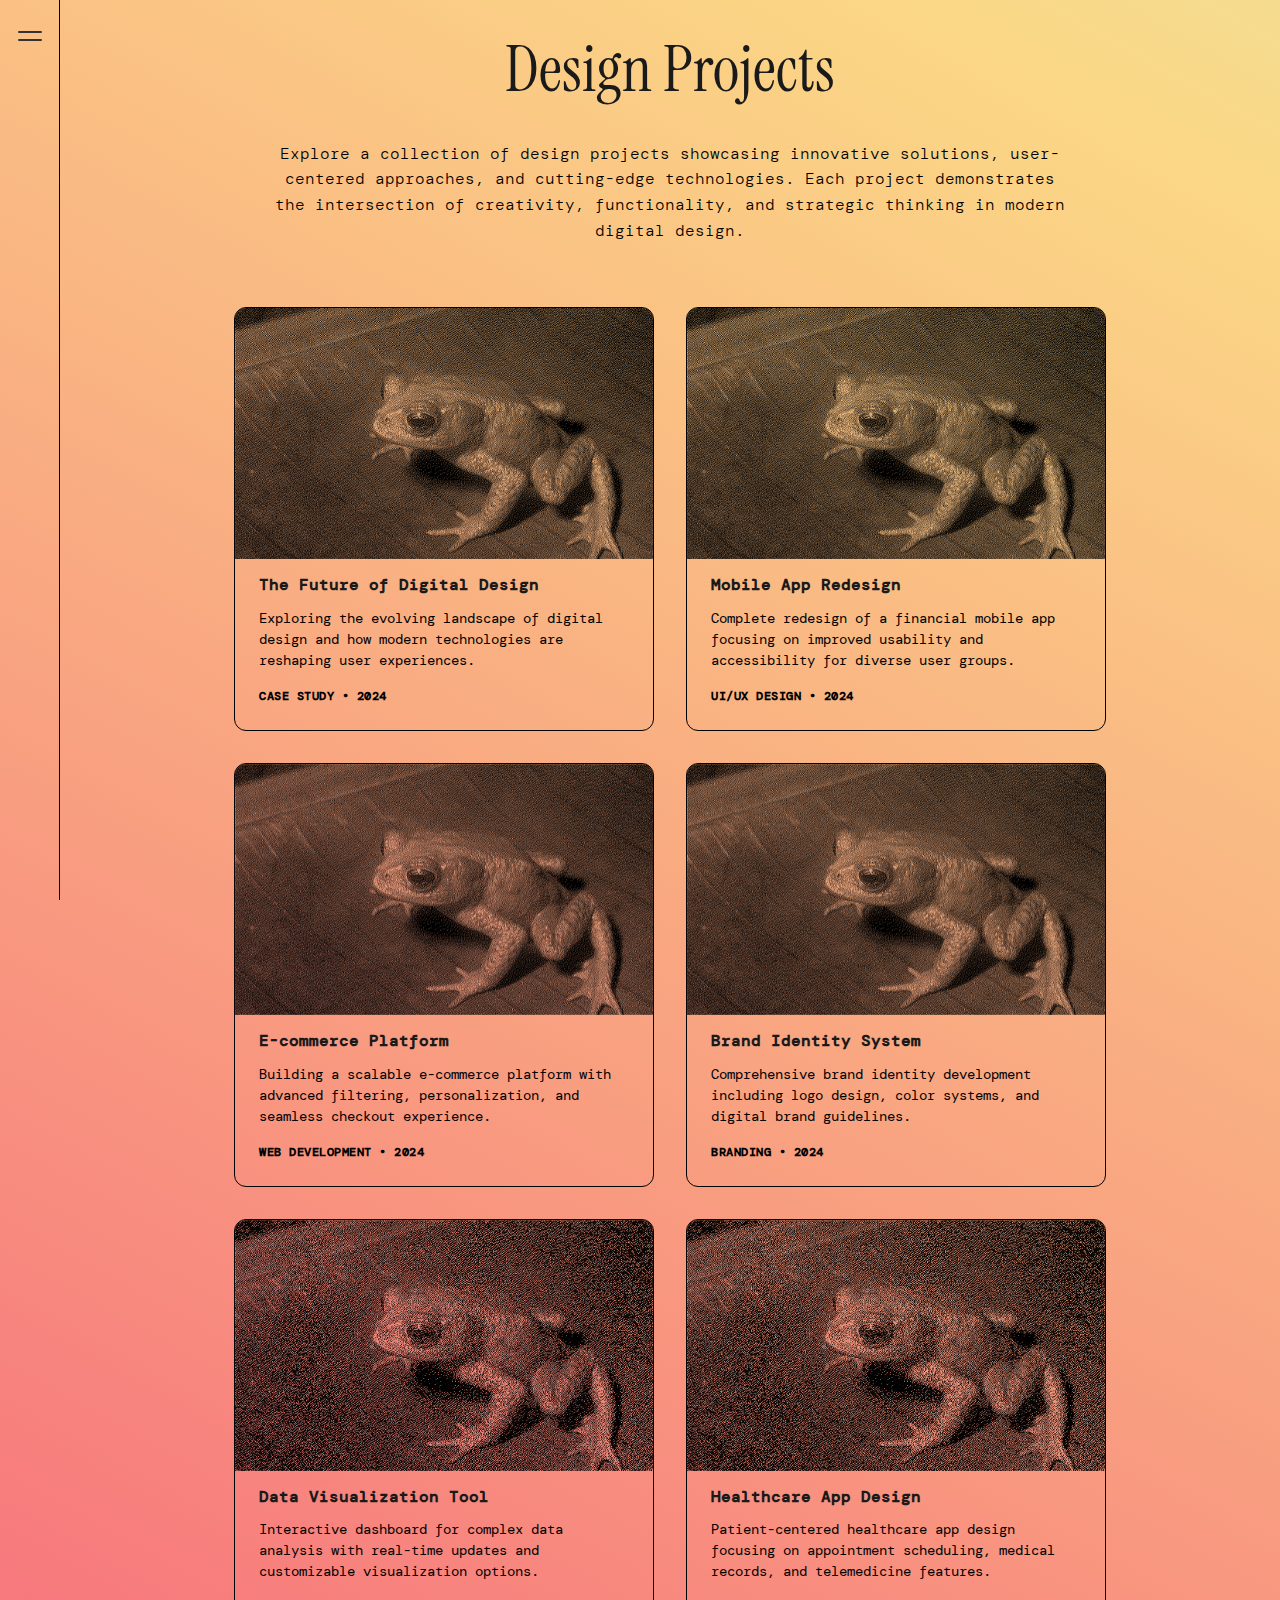
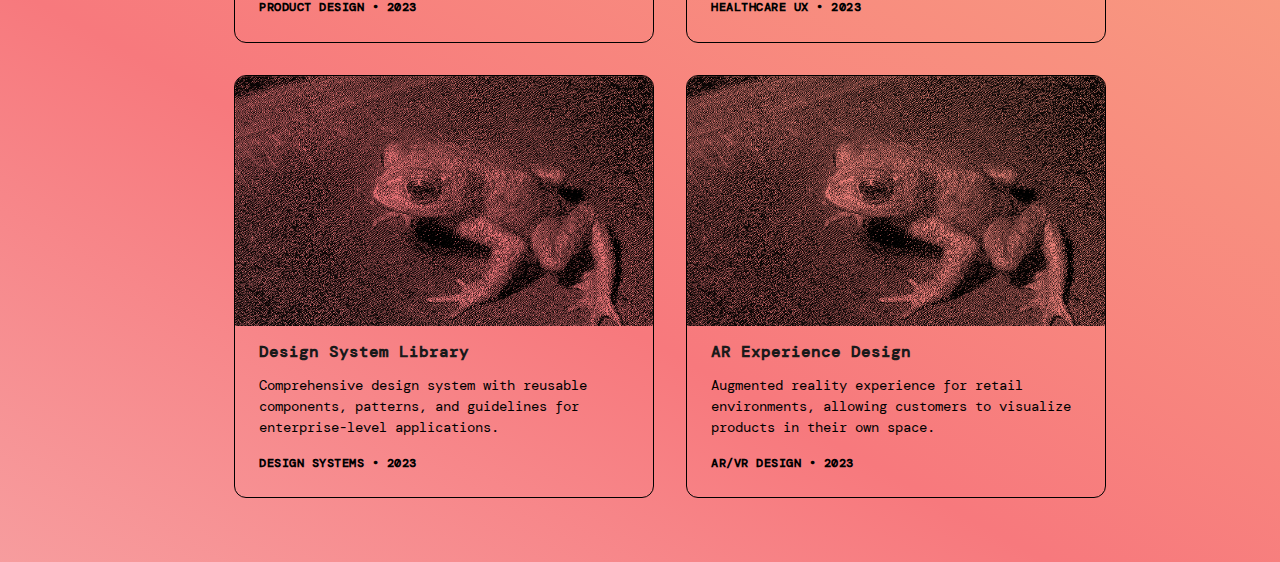
<file: index.html>
<!DOCTYPE html>
<html lang="en">
<head>
    <meta charset="UTF-8">
    <meta name="viewport" content="width=device-width, initial-scale=1.0">
    <title>Design Projects - Portfolio</title>
    
    <!-- External CSS (includes Google Fonts) -->
    <link rel="stylesheet" href="styles.css">
</head>
<body>
    <!-- Page Container for Unified Scrolling -->
    <div class="page-container">
        <!-- Sidebar Navigation -->
        <nav class="sidebar" id="sidebar">
            <!-- Hamburger Menu -->
            <button class="hamburger-menu" onclick="toggleSidebar()" aria-label="Toggle navigation menu">
                <div class="hamburger-lines">
                    <div class="hamburger-line"></div>
                    <div class="hamburger-line"></div>
                </div>
            </button>
            
            <!-- Sidebar Content -->
            <div class="sidebar-content">
                <div class="sidebar-header">
                    <h2 class="sidebar-title">Design Portfolio</h2>
                    <p class="sidebar-description">
                        Exploring innovative design solutions and user-centered approaches across digital platforms.
                    </p>
                    <ul class="sidebar-header-links">
                        <li><a href="#contact">Contact</a></li>
                        <li><a href="#about">About</a></li>
                        <li><a href="#resume">Resume</a></li>
                    </ul>
                </div>
                
                <ul class="sidebar-nav">
                    <li class="sidebar-group-title">Case Studies</li>
                    <li><a href="project-article-page.html">The Future of Digital Design</a></li>
                    <li><a href="#">Mobile App Redesign</a></li>
                    <li><a href="#">E-commerce Platform</a></li>
                    
                    <li class="sidebar-group-title">Branding Projects</li>
                    <li><a href="#">Brand Identity System</a></li>
                    <li><a href="#">Visual Identity Refresh</a></li>
                    <li><a href="#">Logo Design Collection</a></li>
                    
                    <li class="sidebar-group-title">Product Design</li>
                    <li><a href="#">Data Visualization Tool</a></li>
                    <li><a href="#">Healthcare App Design</a></li>
                    <li><a href="#">SaaS Dashboard</a></li>
                    
                    <li class="sidebar-group-title">Emerging Tech</li>
                    <li><a href="#">AR Experience Design</a></li>
                    <li><a href="#">Voice Interface Design</a></li>
                    <li><a href="#">AI-Powered Tools</a></li>
                    
                    <li class="sidebar-group-title">Design Systems</li>
                    <li><a href="#">Component Library</a></li>
                    <li><a href="#">Design Tokens</a></li>
                    <li><a href="#">Pattern Documentation</a></li>
                </ul>
            </div>
        </nav>
        
        <!-- Main Content Area -->
        <main class="main-content">
            <div class="container">
                <!-- Hero Section -->
                <section class="hero-section">
                    <h1 class="hero-title">Design Projects</h1>
                    <p class="hero-intro">
                        Explore a collection of design projects showcasing innovative solutions, 
                        user-centered approaches, and cutting-edge technologies. Each project 
                        demonstrates the intersection of creativity, functionality, and strategic thinking 
                        in modern digital design.
                    </p>
                </section>
                
                <!-- Projects Grid -->
                <section class="projects-grid">
                    <!-- Project 1 -->
                    <a href="project-article-page.html" class="project-card">
                        <img src="place-holder-image-01.jpg"
                             alt="The Future of Digital Design project preview"
                             class="project-card-image">
                        <h3 class="project-card-title">The Future of Digital Design</h3>
                        <p class="project-card-description">
                            Exploring the evolving landscape of digital design and how modern technologies 
                            are reshaping user experiences.
                        </p>
                        <div class="project-card-meta">Case Study • 2024</div>
                    </a>
                    
                    <!-- Project 2 -->
                    <a href="#" class="project-card">
                        <img src="place-holder-image-02.jpg"
                             alt="Mobile App Redesign project preview"
                             class="project-card-image">
                        <h3 class="project-card-title">Mobile App Redesign</h3>
                        <p class="project-card-description">
                            Complete redesign of a financial mobile app focusing on improved usability 
                            and accessibility for diverse user groups.
                        </p>
                        <div class="project-card-meta">UI/UX Design • 2024</div>
                    </a>
                    
                    <!-- Project 3 -->
                    <a href="#" class="project-card">
                        <img src="place-holder-image-03.jpg"
                             alt="E-commerce Platform project preview"
                             class="project-card-image">
                        <h3 class="project-card-title">E-commerce Platform</h3>
                        <p class="project-card-description">
                            Building a scalable e-commerce platform with advanced filtering, 
                            personalization, and seamless checkout experience.
                        </p>
                        <div class="project-card-meta">Web Development • 2024</div>
                    </a>
                    
                    <!-- Project 4 -->
                    <a href="#" class="project-card">
                        <img src="place-holder-image-04.jpg"
                             alt="Brand Identity System project preview"
                             class="project-card-image">
                        <h3 class="project-card-title">Brand Identity System</h3>
                        <p class="project-card-description">
                            Comprehensive brand identity development including logo design, 
                            color systems, and digital brand guidelines.
                        </p>
                        <div class="project-card-meta">Branding • 2024</div>
                    </a>
                    
                    <!-- Project 5 -->
                    <a href="#" class="project-card">
                        <img src="place-holder-image-05.jpg"
                             alt="Data Visualization Tool project preview"
                             class="project-card-image">
                        <h3 class="project-card-title">Data Visualization Tool</h3>
                        <p class="project-card-description">
                            Interactive dashboard for complex data analysis with real-time updates 
                            and customizable visualization options.
                        </p>
                        <div class="project-card-meta">Product Design • 2023</div>
                    </a>
                    
                    <!-- Project 6 -->
                    <a href="#" class="project-card">
                        <img src="place-holder-image-06.jpg"
                             alt="Healthcare App Design project preview"
                             class="project-card-image">
                        <h3 class="project-card-title">Healthcare App Design</h3>
                        <p class="project-card-description">
                            Patient-centered healthcare app design focusing on appointment scheduling, 
                            medical records, and telemedicine features.
                        </p>
                        <div class="project-card-meta">Healthcare UX • 2023</div>
                    </a>
                    
                    <!-- Project 7 -->
                    <a href="#" class="project-card">
                        <img src="place-holder-image-07.jpg"
                             alt="Design System Library project preview"
                             class="project-card-image">
                        <h3 class="project-card-title">Design System Library</h3>
                        <p class="project-card-description">
                            Comprehensive design system with reusable components, patterns, 
                            and guidelines for enterprise-level applications.
                        </p>
                        <div class="project-card-meta">Design Systems • 2023</div>
                    </a>
                    
                    <!-- Project 8 -->
                    <a href="#" class="project-card">
                        <img src="place-holder-image-08.jpg"
                             alt="AR Experience Design project preview"
                             class="project-card-image">
                        <h3 class="project-card-title">AR Experience Design</h3>
                        <p class="project-card-description">
                            Augmented reality experience for retail environments, allowing customers 
                            to visualize products in their own space.
                        </p>
                        <div class="project-card-meta">AR/VR Design • 2023</div>
                    </a>
                </section>
            </div>
        </main>
    </div>
    
    <script>
        function toggleSidebar() {
            const sidebar = document.getElementById('sidebar');
            const hamburger = document.querySelector('.hamburger-menu');
            
            sidebar.classList.toggle('expanded');
            hamburger.classList.toggle('active');
        }
        
        // Close sidebar when clicking outside on mobile
        document.addEventListener('click', function(event) {
            const sidebar = document.getElementById('sidebar');
            const hamburger = document.querySelector('.hamburger-menu');
            
            if (window.innerWidth <= 1024 && 
                !sidebar.contains(event.target) && 
                sidebar.classList.contains('expanded')) {
                sidebar.classList.remove('expanded');
                hamburger.classList.remove('active');
            }
        });
        
        // Close sidebar on escape key
        document.addEventListener('keydown', function(event) {
            if (event.key === 'Escape') {
                const sidebar = document.getElementById('sidebar');
                const hamburger = document.querySelector('.hamburger-menu');
                
                if (sidebar.classList.contains('expanded')) {
                    sidebar.classList.remove('expanded');
                    hamburger.classList.remove('active');
                }
            }
        });
    </script>

    <!-- Project Card Dithering -->
    <script src="dither-cards.js?v=60"></script>
</body>
</html>
</file>
<file: styles.css>
/* =========================================== GOOGLE FONTS IMPORT =========================================== */
@import url("https://fonts.googleapis.com/css2?family=Cutive+Mono&family=DM+Mono:ital,wght@0,300;0,400;0,500;1,300;1,400;1,500&family=DM+Sans:ital,opsz,wght@0,9..40,100..1000;1,9..40,100..1000&family=Instrument+Serif:ital@0;1&family=Rubik:ital,wght@0,300..900;1,300..900&display=swap");

/* =========================================== EDITABLE STYLES SECTION Modify these values to customize the design =========================================== */
:root {
  /* Page Layout */
  --page-max-width: 1280px;
  --page-padding: 2rem;
  --content-spacing: 2rem;
  /* Animated Gradient Background */
  --gradient-color-1: #c6ffdd;
  --gradient-color-2: #fbd786;
  --gradient-color-3: #f7797d;
  --gradient-color-4: #f6f7f2;
  --gradient-color-5: #a0d0a1;
  --gradient-color-6: #e0bba6;
  --gradient-animation-duration: 54s;
  --gradient-background-size: 360%;
  /* Sidebar Navigation */
  --sidebar-collapsed-width: 60px;
  --sidebar-expanded-width: 280px;
  --sidebar-background: #f8f9fa;
  --sidebar-border: 1px solid #e5e7eb;
  --sidebar-padding: 0;
  --sidebar-header-margin-bottom: 2rem;
  /* Sidebar Typography */
  --sidebar-title-font-size: 2rem;
  --sidebar-title-font-weight: 400;
  --sidebar-title-color: #1a1a1a;
  --sidebar-title-margin-bottom: 0.75rem;
  --sidebar-description-font-size: 1rem;
  --sidebar-description-color: #000000;
  --sidebar-description-line-height: 1.5;
  --sidebar-description-margin-bottom: 1.5rem;
  --sidebar-group-title-font-size: 1rem;
  --sidebar-group-title-font-weight: 200;
  --sidebar-group-title-color: #000000;
  --sidebar-group-title-margin-top: 2rem;
  --sidebar-group-title-margin-bottom: 0.75rem;
  --sidebar-group-title-text-transform: uppercase;
  --sidebar-group-title-letter-spacing: 0.5px;
  --sidebar-link-font-size: 1rem;
  --sidebar-link-color: #000000;
  --sidebar-link-hover-color: #000000;
  --sidebar-link-active-color: #007bff;
  --sidebar-link-active-background: #e3f2fd;
  --sidebar-link-padding: 0.75rem 1.75rem;
  --sidebar-link-margin-bottom: 0;
  --sidebar-link-border-radius: 0;
  /* Main Content Area */
  --main-content-margin-left: var(--sidebar-collapsed-width);
  /* Hamburger Menu */
  --hamburger-size: 24px;
  --hamburger-line-height: 2px;
  --hamburger-gap: 6px;
  --hamburger-color: #333333;
  --hamburger-hover-color: #007bff;
  /* Typography - Using Google Fonts */
  --font-family-primary: "Instrument Serif", Georgia, serif;
  --font-family-secondary: "DM Mono", -apple-system, BlinkMacSystemFont, sans-serif;
  /* Headlines */
  --headline-font-size: 4rem;
  --headline-font-weight: 200;
  --headline-line-height: 1.2;
  --headline-color: #1a1a1a;
  --headline-margin-bottom: 1.5rem;
  /* Sub Headlines */
  --sub-headline-font-size: 2rem;
  --sub-headline-font-weight: 200;
  --sub-headline-line-height: 1.3;
  --sub-headline-color: #2c2c2c;
  --sub-headline-margin-top: 3rem;
  --sub-headline-margin-bottom: 1rem;
  /* Intro Paragraph */
  --intro-font-size: 1rem;
  --intro-font-weight: 200;
  --intro-line-height: 1.6;
  --intro-color: #000000;
  --intro-margin-bottom: 2.5rem;
  /* Body Copy */
  --body-font-size: 1rem;
  --body-font-weight: 200;
  --body-line-height: 1.7;
  --body-color: #000000;
  --body-margin-bottom: 1.5rem;
  /* Annotated Inline Paragraphs */
  --annotation-font-size: 1rem;
  --annotation-font-weight: 200;
  --annotation-color: #000000;
  --annotation-background: #f8f9fa;
  --annotation-border-left: 4px solid #007bff;
  --annotation-padding: 1rem 1.5rem;
  --annotation-margin: 1.5rem 0;
  --annotation-border-radius: 4px;
  /* Image Styles */
  --image-border-radius: 0px;
  --image-shadow: 0 4px 12px rgba(0, 0, 0, 0.1);
  --image-margin-bottom: 2rem;
  /* Image Margins (Adjustable) */
  --image-gap-2: 1.5rem;
  --image-gap-3: 1rem;
  --image-gap-4: 0.75rem;
  /* Hero Page Specific Styles */
  --hero-title-font-size: 4rem;
  --hero-title-margin-bottom: 2rem;
  --hero-intro-max-width: 800px;
  --hero-intro-margin-bottom: 4rem;
  /* Project Grid Styles */
  --grid-gap: 2rem;
  --grid-columns-desktop: 4;
  --grid-columns-tablet: 2;
  --grid-columns-mobile: 1;
  /* Project Card Styles */
  --card-background: transparent;
  --card-border: 1px solid #000000;
  --card-border-radius: 12px;
  --card-padding: 1.5rem;
  /* Project Card Typography */
  --card-title-font-size: 1rem;
  --card-title-font-weight: 200;
  --card-title-color: #1a1a1a;
  --card-title-margin-bottom: 0.75rem;
  --card-description-font-size: 0.875rem;
  --card-description-color: #000000;
  --card-description-line-height: 1.5;
  --card-meta-font-size: 0.75rem;
  --card-meta-color: #000000;
  --card-meta-margin-top: 1rem;
  /* Colors */
  --background-color: #f6f7f2;
  --text-color: #333333;
  --accent-color: #007bff;
  --link-color: #007bff;
  --link-hover-color: #0056b3;
}

/* =========================================== BASE STYLES =========================================== */
* {
  margin: 0;
  padding: 0;
  box-sizing: border-box;
}

body {
  font-family: var(--font-family-secondary);
  background: linear-gradient(209deg, var(--gradient-color-1), var(--gradient-color-2), var(--gradient-color-3), var(--gradient-color-4), var(--gradient-color-5), var(--gradient-color-6));
  background-size: var(--gradient-background-size) var(--gradient-background-size);
  animation: gradient-animation var(--gradient-animation-duration) ease infinite;
  color: var(--text-color);
  line-height: 1.6;
  -webkit-font-smoothing: antialiased;
  -moz-osx-font-smoothing: grayscale;
}

/* =========================================== LAYOUT CONTAINER =========================================== */
.page-container {
  display: flex;
  min-height: 100vh;
}

/* =========================================== SIDEBAR NAVIGATION =========================================== */
.sidebar {
  width: var(--sidebar-collapsed-width);
  background-color: transparent;
  border-right: 1px solid #000000;
  flex-shrink: 0;
  position: fixed;
  top: 0;
  left: 0;
  height: 100vh;
  z-index: 100;
  transition: width 0.3s ease;
  overflow: hidden;
}

.sidebar.expanded {
  width: var(--sidebar-expanded-width);
  background-color: #ffffff;
}

/* Hamburger Menu */
.hamburger-menu {
  position: absolute;
  top: 1rem;
  left: 50%;
  transform: translateX(-50%);
  z-index: 1000;
  background: none;
  border: none;
  cursor: pointer;
  padding: 0.5rem;
  width: 40px;
  height: 40px;
  border-radius: 4px;
  display: flex;
  align-items: center;
  justify-content: center;
}

.sidebar.expanded .hamburger-menu {
  left: auto;
  right: 1rem;
  transform: none;
}

.hamburger-menu:hover {
  border: 1px solid #000000;
  border-radius: 50%;
  background-color: transparent;
}

.hamburger-lines {
  width: var(--hamburger-size);
  height: calc(var(--hamburger-line-height) * 2 + var(--hamburger-gap));
  position: relative;
  display: flex;
  flex-direction: column;
  justify-content: space-between;
}

.hamburger-line {
  width: 100%;
  height: var(--hamburger-line-height);
  background-color: var(--hamburger-color);
  border-radius: 1px;
  transition: all 0.3s ease;
  transform-origin: center center;
}

.hamburger-menu:hover .hamburger-line {
  background-color: #000000;
}

.hamburger-menu.active .hamburger-line:first-child {
  transform: translateY(calc(var(--hamburger-line-height) / 2 + var(--hamburger-gap) / 2)) rotate(45deg);
}

.hamburger-menu.active .hamburger-line:last-child {
  transform: translateY(calc(-1 * (var(--hamburger-line-height) / 2 + var(--hamburger-gap) / 2))) rotate(-45deg);
}

/* Sidebar Content */
.sidebar-content {
  padding: var(--sidebar-padding);
  padding-top: 4rem;
  height: 100%;
  overflow-y: auto;
  opacity: 0;
  transition: opacity 0.3s ease;
  width: var(--sidebar-expanded-width);
  flex-shrink: 0;
}

.sidebar.expanded .sidebar-content {
  opacity: 1;
}

.sidebar-header {
  margin: 0 2rem var(--sidebar-header-margin-bottom) 2rem;
}

.sidebar-title {
  font-family: var(--font-family-primary);
  font-size: var(--sidebar-title-font-size);
  font-weight: var(--sidebar-title-font-weight);
  color: var(--sidebar-title-color);
  margin-bottom: var(--sidebar-title-margin-bottom);
  white-space: nowrap;
}

.sidebar-description {
  font-family: var(--font-family-secondary);
  font-size: 1rem;
  color: var(--sidebar-description-color);
  line-height: var(--sidebar-description-line-height);
  margin-bottom: var(--sidebar-description-margin-bottom);
}

.sidebar-header-links {
  list-style: none;
  margin-bottom: var(--sidebar-description-margin-bottom);
  padding: 0;
  margin-left: 0;
}

.sidebar-header-links li {
  margin-bottom: 0.5rem;
  padding-left: 0;
  margin-left: 0;
}

.sidebar-header-links a {
  font-family: var(--font-family-secondary);
  font-size: 1rem;
  color: var(--sidebar-link-color);
  text-decoration: none;
  transition: color 0.2s ease;
  white-space: nowrap;
}

.sidebar-nav {
  list-style: none;
  padding: 0;
  margin-left: 0;
}

.sidebar-group-title {
  font-family: var(--font-family-secondary);
  font-size: 0.75rem;
  font-weight: 700;
  color: var(--sidebar-group-title-color);
  text-transform: var(--sidebar-group-title-text-transform);
  letter-spacing: var(--sidebar-group-title-letter-spacing);
  margin: var(--sidebar-group-title-margin-top) 2rem var(--sidebar-group-title-margin-bottom) 2rem;
  white-space: normal;
}

.sidebar-group-title:first-child {
  margin-top: 0;
}

.sidebar-nav a {
  display: block;
  font-family: var(--font-family-secondary);
  font-size: 1rem;
  color: var(--sidebar-link-color);
  text-decoration: none;
  padding: var(--sidebar-link-padding);
  margin-bottom: var(--sidebar-link-margin-bottom);
  border-radius: var(--sidebar-link-border-radius);
  transition: all 0.2s ease;
  white-space: normal;
  word-wrap: break-word;
  position: relative;
  border-left: 0.25rem solid transparent;
}

.sidebar-nav a:hover {
  color: var(--sidebar-link-hover-color);
  border-left-color: #000000;
}

.sidebar-nav a.active {
  color: var(--sidebar-link-active-color);
  background-color: var(--sidebar-link-active-background);
  font-weight: 500;
  border-left-color: var(--sidebar-link-active-color);
}

/* Main Content Area */
.main-content {
  flex: 1;
  min-height: 100vh;
  margin-left: var(--main-content-margin-left);
  transition: margin-left 0.3s ease;
}

.container {
  margin: 0 auto;
  padding: var(--page-padding);
}

/* =========================================== TYPOGRAPHY STYLES =========================================== */
.headline {
  font-family: var(--font-family-primary);
  font-size: var(--headline-font-size);
  font-weight: var(--headline-font-weight);
  line-height: var(--headline-line-height);
  color: var(--headline-color);
  margin-bottom: var(--headline-margin-bottom);
}

.intro-paragraph {
  font-family: var(--font-family-secondary);
  font-size: 1rem;
  font-weight: var(--intro-font-weight);
  line-height: var(--intro-line-height);
  color: var(--intro-color);
  margin-bottom: var(--intro-margin-bottom);
}

.sub-headline {
  font-family: var(--font-family-primary);
  font-size: var(--sub-headline-font-size);
  font-weight: var(--sub-headline-font-weight);
  line-height: var(--sub-headline-line-height);
  color: var(--sub-headline-color);
  margin-top: var(--sub-headline-margin-top);
  margin-bottom: var(--sub-headline-margin-bottom);
}

.body-copy {
  font-family: var(--font-family-secondary);
  font-size: 1rem;
  font-weight: var(--body-font-weight);
  line-height: var(--body-line-height);
  color: var(--body-color);
  margin-bottom: var(--body-margin-bottom);
}

.annotated-paragraph {
  font-family: var(--font-family-secondary);
  font-size: 1rem;
  font-weight: var(--annotation-font-weight);
  color: var(--annotation-color);
  background-color: var(--annotation-background);
  border-left: var(--annotation-border-left);
  padding: var(--annotation-padding);
  margin: var(--annotation-margin);
  border-radius: var(--annotation-border-radius);
}

/* =========================================== HERO PAGE STYLES =========================================== */
.hero-section {
  text-align: center;
  margin-bottom: var(--content-spacing);
}

.hero-title {
  font-family: var(--font-family-primary);
  font-size: var(--hero-title-font-size);
  font-weight: var(--headline-font-weight);
  line-height: var(--headline-line-height);
  color: var(--headline-color);
  margin-bottom: var(--hero-title-margin-bottom);
}

.hero-intro {
  font-family: var(--font-family-secondary);
  font-size: 1rem;
  font-weight: var(--intro-font-weight);
  line-height: var(--intro-line-height);
  color: var(--intro-color);
  max-width: var(--hero-intro-max-width);
  margin: 0 auto var(--hero-intro-margin-bottom);
}

/* Project Grid */
.projects-grid {
  display: grid;
  grid-template-columns: repeat(auto-fit, minmax(340px, 420px));
  gap: var(--grid-gap);
  margin-bottom: var(--content-spacing);
  justify-content: center;
  padding: 0 var(--grid-gap);
}

/* Project Card */
.project-card {
  background: var(--card-background);
  border: var(--card-border);
  border-radius: var(--card-border-radius);
  padding: 0;
  text-decoration: none;
  color: inherit;
  display: block;
  overflow: hidden;
  background-color: var(--card-background);
  min-width: 340px;
  max-width: 420px;
  width: 100%;
}

/* Card Image Wrapper for Crossfade Effect */
.card-image-wrapper {
  position: relative;
  width: 100%;
  aspect-ratio: 450 / 270;
  overflow: hidden;
}

.project-card-image {
  width: 100%;
  aspect-ratio: 450 / 270;
  object-fit: cover;
  border-radius: 0;
  margin-bottom: 0;
  display: block;
}

/* Styles for images inside the wrapper (after dithering) */
.card-image-wrapper .project-card-image {
  height: 100%;
  position: absolute;
  top: 0;
  left: 0;
  transition: opacity 0.6s cubic-bezier(0.4, 0, 0.2, 1);
  will-change: opacity;
  transform: translateZ(0);
  backface-visibility: hidden;
}

.project-card-image-dithered {
  opacity: 1;
  z-index: 2;
}

.project-card-image-original {
  opacity: 0;
  z-index: 1;
}

.project-card:hover .project-card-image-dithered {
  opacity: 0;
}

.project-card:hover .project-card-image-original {
  opacity: 1;
}

.project-card-title {
  font-family: var(--font-family-secondary);
  font-size: 1rem;
  font-weight: 700;
  color: var(--card-title-color);
  margin-bottom: var(--card-title-margin-bottom);
  line-height: 1.3;
  padding: 1rem var(--card-padding) 0 var(--card-padding);
  background-color: transparent;
}

.project-card-description {
  font-family: var(--font-family-secondary);
  font-size: var(--card-description-font-size);
  color: var(--card-description-color);
  line-height: var(--card-description-line-height);
  margin-bottom: var(--card-meta-margin-top);
  padding: 0 var(--card-padding);
  background-color: transparent;
}

.project-card-meta {
  font-family: var(--font-family-secondary);
  font-size: 0.75rem;
  color: var(--card-meta-color);
  text-transform: uppercase;
  letter-spacing: 0.5px;
  font-weight: 700;
  padding: 0 var(--card-padding) var(--card-padding) var(--card-padding);
  background-color: transparent;
}

/* =========================================== RESPONSIVE DESIGN =========================================== */
@media (max-width: 1024px) {
  .sidebar {
    width: var(--sidebar-collapsed-width);
  }

  .sidebar.expanded {
    width: var(--sidebar-expanded-width);
    z-index: 1000;
  }

  .main-content {
    transition: margin-left 0.3s ease;
  }

  .container {
    padding-left: 1rem;
    padding-right: 1rem;
  }

  .projects-grid {
    grid-template-columns: repeat(auto-fit, minmax(340px, 420px));
    padding: 0 1rem;
    justify-content: center;
  }

  .images-4-col {
    grid-template-columns: 1fr 1fr;
    gap: var(--image-gap-2);
  }

  .images-3-col {
    grid-template-columns: 1fr;
    gap: var(--image-gap-2);
  }
}

@media (max-width: 768px) {
  :root {
    --hero-title-font-size: 3rem;
    --headline-font-size: 2.5rem;
    --sub-headline-font-size: 1.75rem;
    --intro-font-size: 1.125rem;
    --page-padding: 1rem;
    --grid-gap: 1.5rem;
    --hero-intro-margin-bottom: 3rem;
    --sidebar-padding: 0;
    --sidebar-collapsed-width: 50px;
  }

  .projects-grid {
    grid-template-columns: repeat(auto-fit, minmax(340px, 420px));
    padding: 0 1rem;
    justify-content: center;
  }

  .images-4-col {
    grid-template-columns: 1fr 1fr;
    gap: var(--image-gap-2);
  }

  .images-3-col {
    grid-template-columns: 1fr;
    gap: var(--image-gap-2);
  }
}

@media (max-width: 480px) {
  :root {
    --hero-title-font-size: 2.5rem;
    --headline-font-size: 2rem;
    --sub-headline-font-size: 1.5rem;
    --intro-font-size: 1rem;
    --grid-gap: 1rem;
    --card-padding: 1rem;
    --sidebar-expanded-width: 260px;
    --sidebar-collapsed-width: 45px;
  }

  .sidebar-header {
    margin: 0 1.5rem var(--sidebar-header-margin-bottom) 1.5rem;
  }

  .sidebar-group-title {
    margin: var(--sidebar-group-title-margin-top) 1.5rem var(--sidebar-group-title-margin-bottom) 1.5rem;
  }

  .projects-grid {
    grid-template-columns: 1fr;
    padding: 0 0.5rem;
    justify-content: center;
  }

  .project-card {
    min-width: 300px;
    max-width: 100%;
  }

  .project-card-image {
    height: 180px;
  }

  .images-2-col,
  .images-4-col {
    grid-template-columns: 1fr;
    gap: var(--image-gap-2);
  }
}

/* =========================================== UTILITY CLASSES =========================================== */
.content-section {
  margin-bottom: var(--content-spacing);
}

.text-center {
  text-align: center;
}

.text-left {
  text-align: left;
}

.text-right {
  text-align: right;
}

/* =========================================== IMAGE LOADING STATES =========================================== */
img {
  transition: opacity 0.3s ease;
}

img:not([src]) {
  opacity: 0;
}

/* =========================================== GRADIENT ANIMATION =========================================== */
@keyframes gradient-animation {
  0% {
    background-position: 0% 50%;
  }

  50% {
    background-position: 100% 50%;
  }

  100% {
    background-position: 0% 50%;
  }
}
</file>
